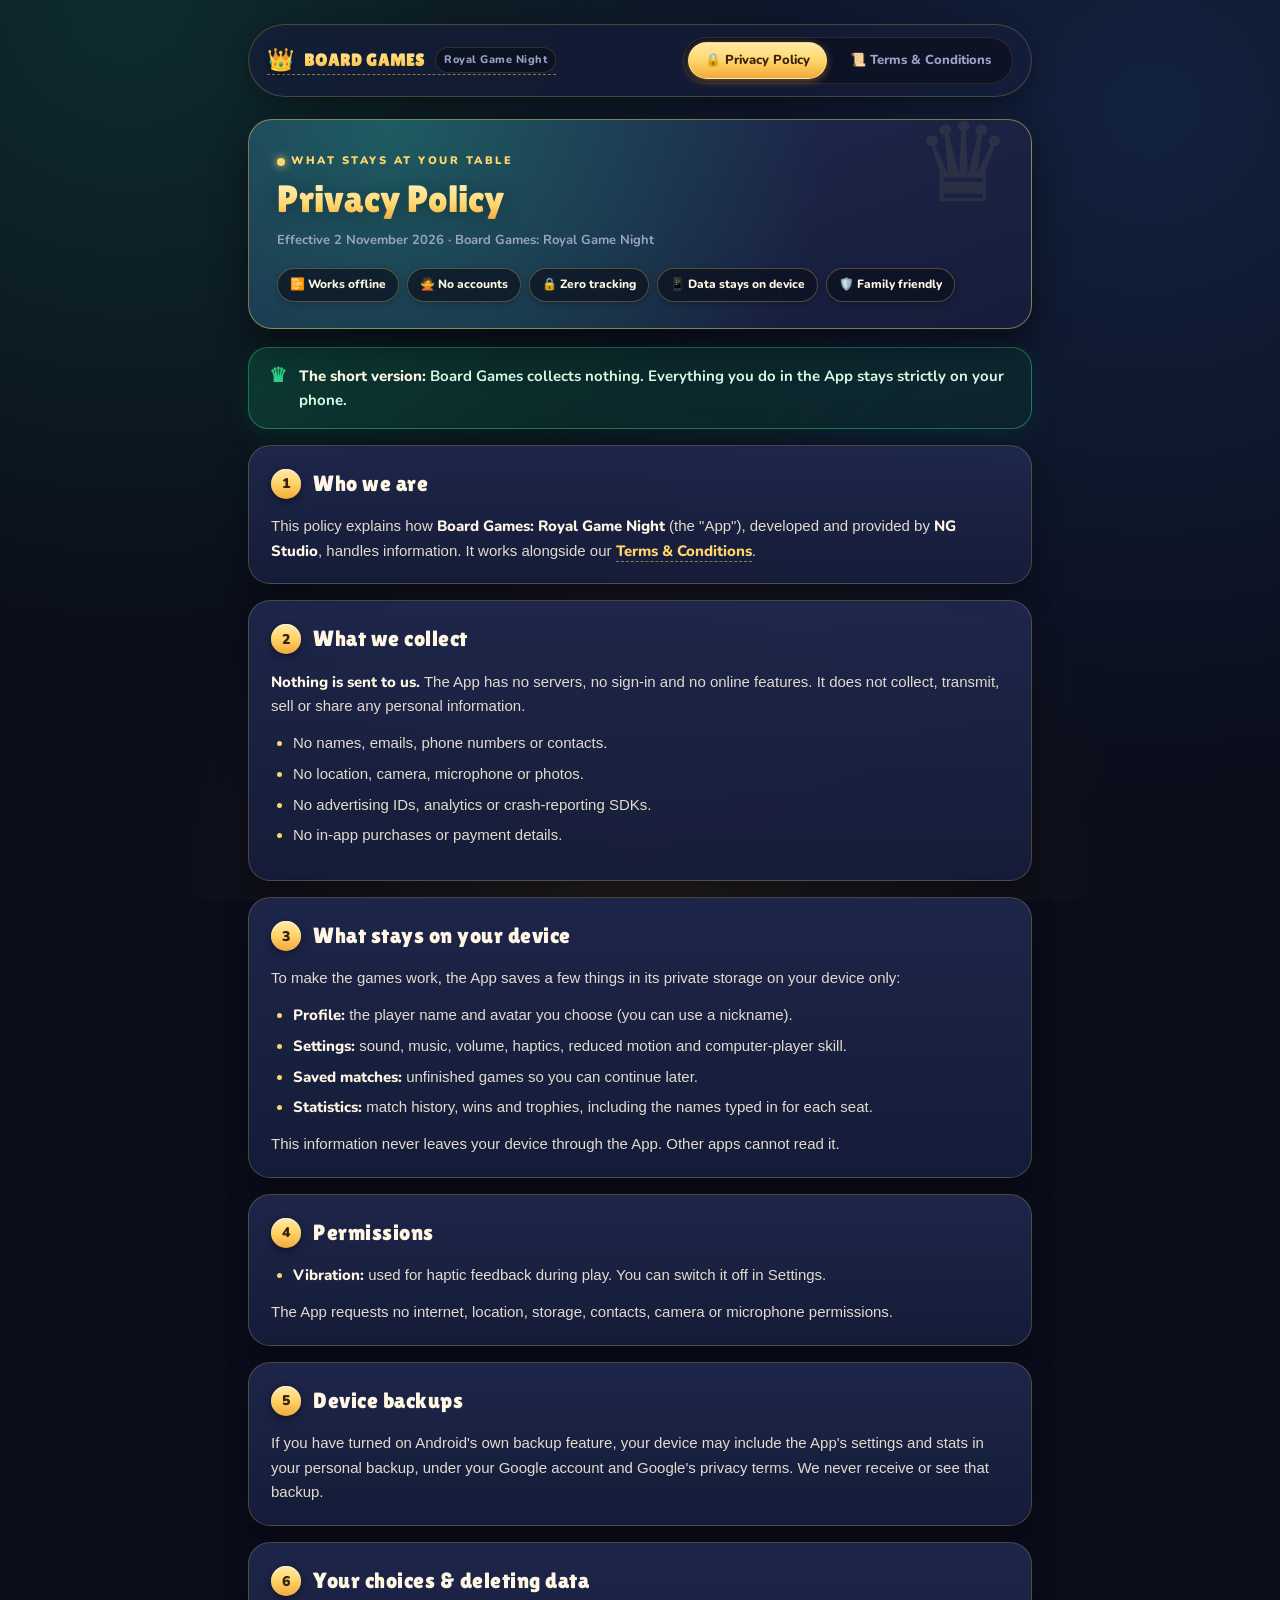
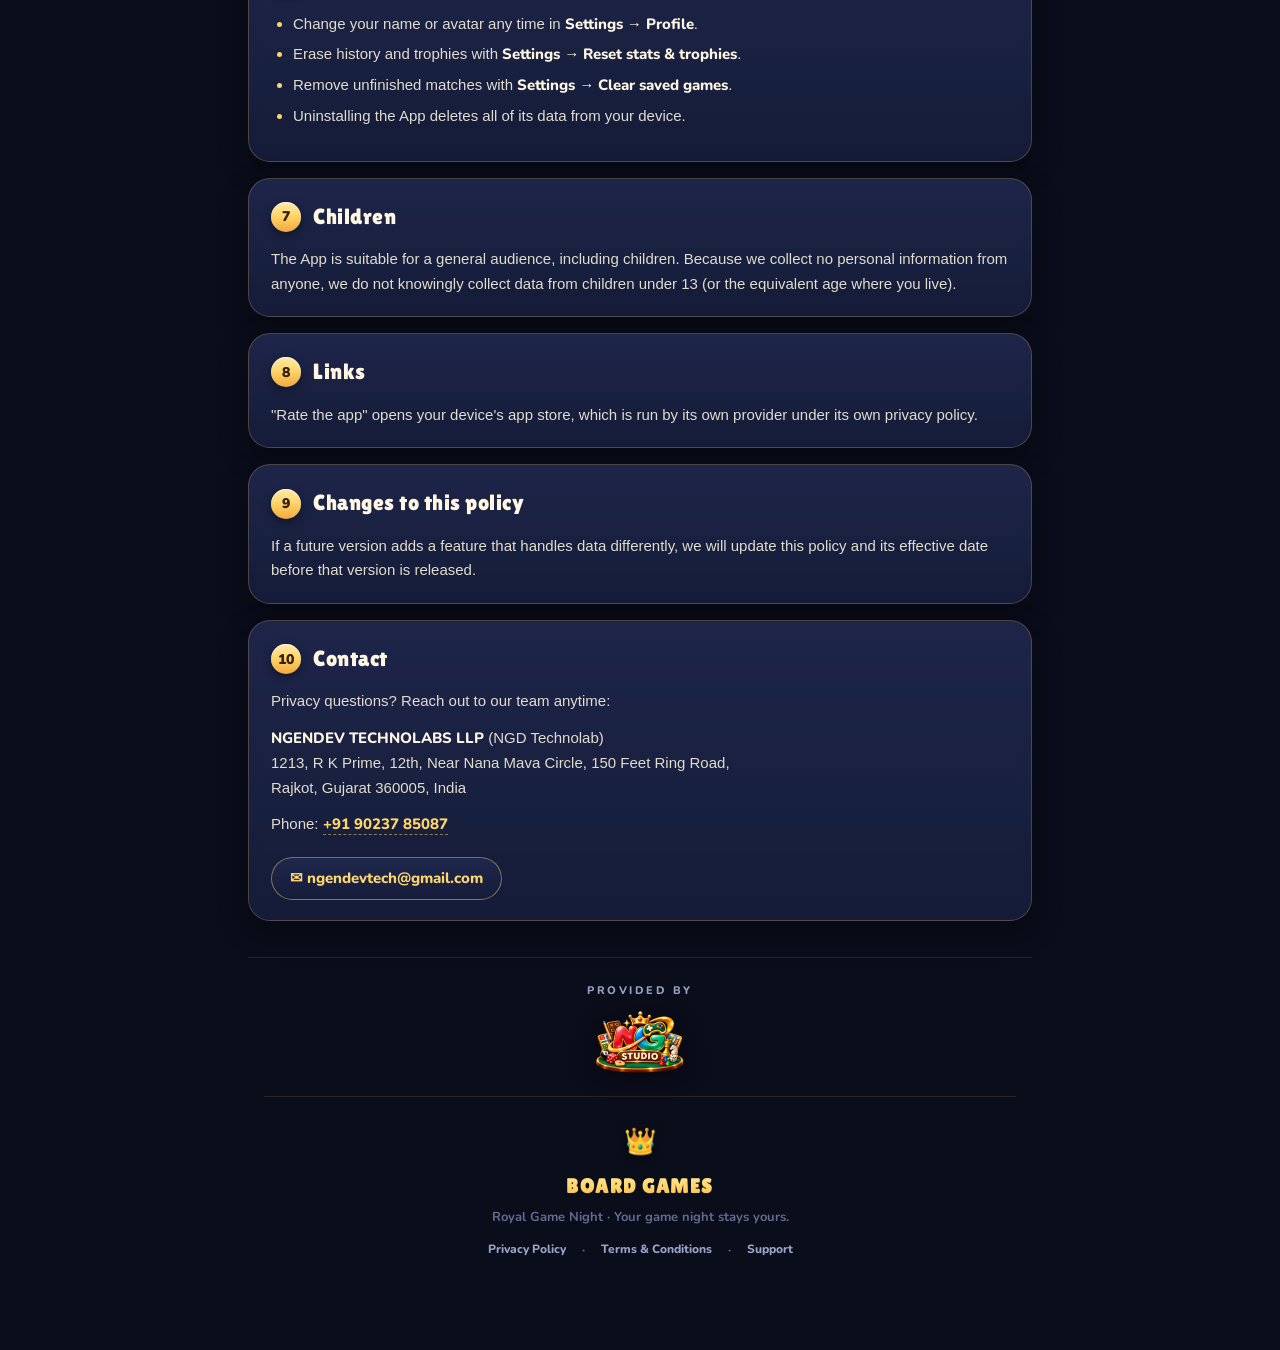
<file: RoyalBoardGames/Resources/Legal/index.html>
<!doctype html>
<html lang="en">
<head>
<meta charset="utf-8">
<meta http-equiv="refresh" content="0; url=privacy.html">
<title>Board Games: Royal Game Night · Legal</title>
<script>window.location.replace("privacy.html");</script>
</head>
<body style="background:#0A0D1A; color:#FFD66B; font-family:sans-serif; text-align:center; padding-top:20vh;">
  <p>Redirecting to <a href="privacy.html" style="color:#FFD66B;">Privacy Policy</a>...</p>
</body>
</html>
</file>
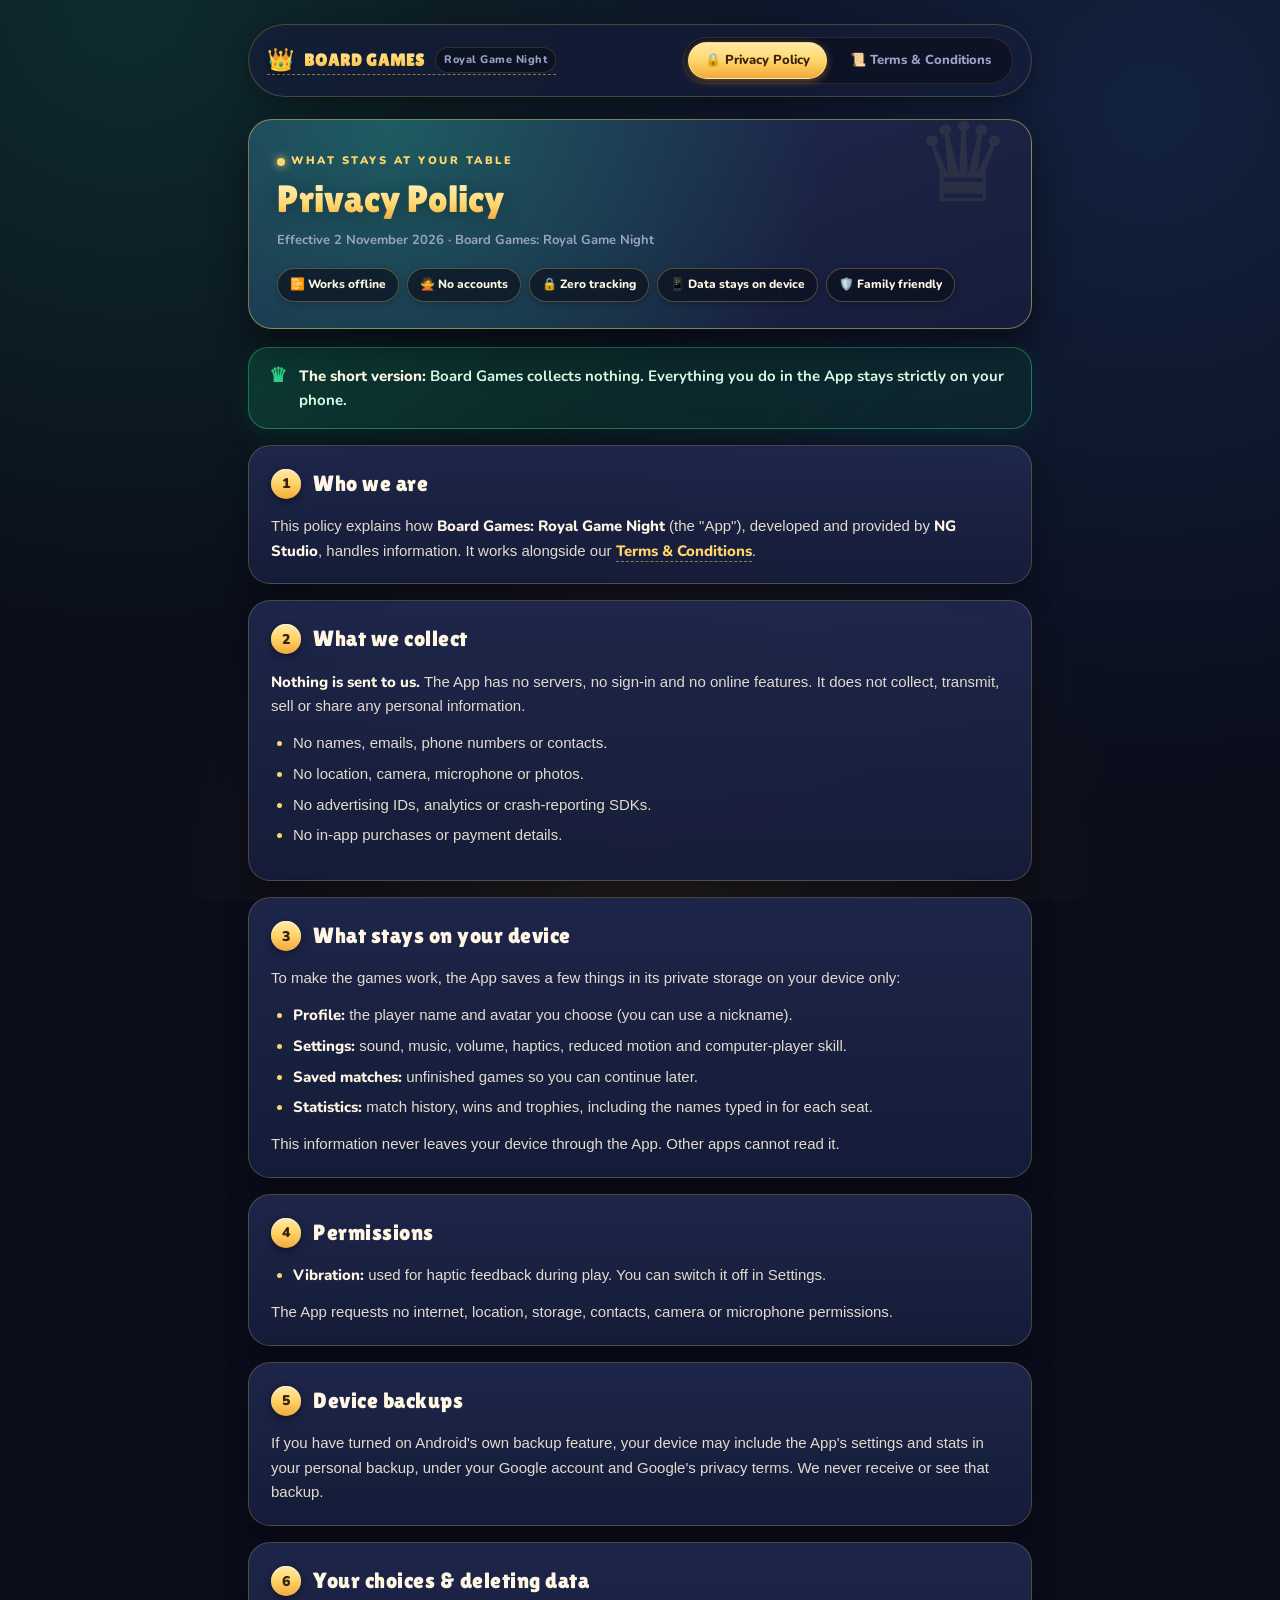
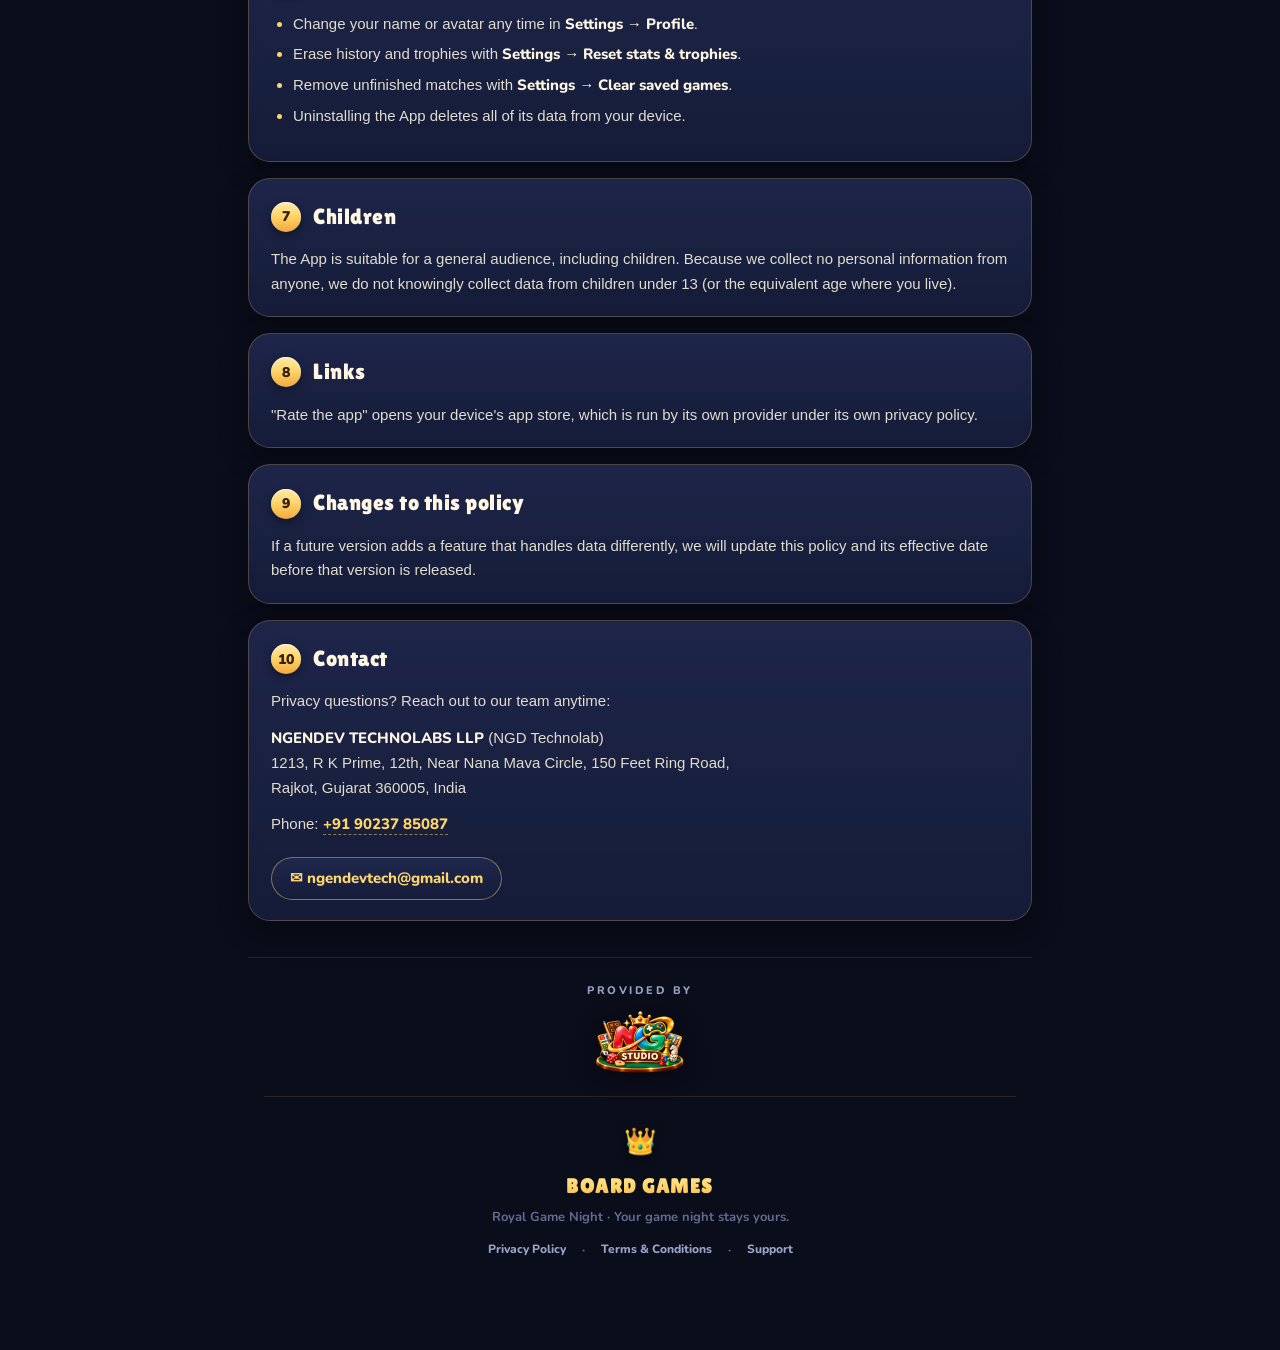
<file: RoyalBoardGames/Resources/Legal/privacy.html>
<!doctype html>
<html lang="en">
<head>
<meta charset="utf-8">
<meta name="viewport" content="width=device-width, initial-scale=1">
<title>Privacy Policy · Board Games: Royal Game Night</title>
<meta name="description" content="Privacy Policy for Board Games: Royal Game Night. 100% offline, zero data collection, no accounts, and all data stays strictly on your device.">
<meta name="theme-color" content="#0A0D1A">
<link rel="icon" href="data:image/svg+xml,<svg xmlns='http://www.w3.org/2000/svg' viewBox='0 0 100 100'><text y='.9em' font-size='90'>👑</text></svg>">
<link rel="preconnect" href="https://fonts.googleapis.com">
<link rel="preconnect" href="https://fonts.gstatic.com" crossorigin>
<link href="https://fonts.googleapis.com/css2?family=Lilita+One&family=Nunito:wght@400;600;700;800;900&display=swap" rel="stylesheet">
<link rel="stylesheet" href="_style.css">
<style>
:root {
  --night: #0A0D1A;
  --night-mid: #121833;
  --night-high: #1B2347;
  --panel: #161D3A;
  --panel-high: #212A52;
  --panel-card: rgba(22, 29, 58, 0.92);
  --gold: #FFD66B;
  --gold-light: #FFE9A8;
  --gold-mid: #F2A93B;
  --gold-dark: #B8741A;
  --ivory: #FFF6E3;
  --smoke: #9AA3C7;
  --smoke-dim: #636B90;
  --felt: #0E5E46;
  --felt-dark: #0A3F31;
  --felt-light: #1C9A78;
  --emerald: #2FD18A;
  --stroke: rgba(255, 214, 107, 0.22);
  --stroke-strong: rgba(255, 214, 107, 0.45);
  --font-display: 'Lilita One', 'Lilita', cursive, sans-serif;
  --font-body: 'Nunito', -apple-system, BlinkMacSystemFont, "Segoe UI", Roboto, sans-serif;
}

* { box-sizing: border-box; }

html, body {
  margin: 0;
  padding: 0;
  background-color: var(--night);
  color: var(--ivory);
  font-family: var(--font-body);
  font-size: 15px;
  line-height: 1.65;
  -webkit-text-size-adjust: 100%;
}

body {
  background:
    radial-gradient(circle at 10% 0%, rgba(28, 154, 120, 0.22) 0%, transparent 45%),
    radial-gradient(circle at 90% 12%, rgba(60, 140, 255, 0.16) 0%, transparent 50%),
    radial-gradient(circle at 50% 100%, rgba(242, 169, 59, 0.10) 0%, transparent 45%),
    var(--night);
  background-attachment: fixed;
  min-height: 100vh;
}

.page-wrap {
  max-width: 820px;
  margin: 0 auto;
  padding: 24px 18px 64px;
}

/* Header & Tab Navigation */
.header-nav {
  display: flex;
  flex-wrap: wrap;
  align-items: center;
  justify-content: space-between;
  gap: 14px;
  padding: 12px 18px;
  margin-bottom: 22px;
  background: rgba(22, 29, 58, 0.7);
  backdrop-filter: blur(12px);
  -webkit-backdrop-filter: blur(12px);
  border: 1px solid var(--stroke);
  border-radius: 999px;
  box-shadow: 0 8px 24px rgba(0, 0, 0, 0.3);
}

.brand {
  display: flex;
  align-items: center;
  gap: 10px;
  text-decoration: none;
}

.brand-crown {
  font-size: 22px;
  line-height: 1;
  filter: drop-shadow(0 2px 4px rgba(0,0,0,0.4));
}

.brand-text {
  font-family: var(--font-display);
  font-size: 17px;
  letter-spacing: 1px;
  background: linear-gradient(180deg, var(--gold-light), var(--gold) 50%, var(--gold-mid));
  -webkit-background-clip: text;
  -webkit-text-fill-color: transparent;
}

.brand-badge {
  font-size: 11px;
  font-weight: 800;
  color: var(--smoke);
  background: rgba(0, 0, 0, 0.35);
  padding: 3px 8px;
  border-radius: 999px;
  border: 1px solid rgba(255, 214, 107, 0.15);
  letter-spacing: 0.5px;
}

.nav-tabs {
  display: flex;
  align-items: center;
  gap: 6px;
  background: rgba(10, 13, 26, 0.6);
  padding: 4px;
  border-radius: 999px;
  border: 1px solid rgba(255, 214, 107, 0.12);
}

.nav-tab {
  display: inline-flex;
  align-items: center;
  gap: 6px;
  padding: 7px 16px;
  border-radius: 999px;
  font-size: 13px;
  font-weight: 800;
  text-decoration: none;
  color: var(--smoke);
  transition: all 0.2s ease;
  border: 1px solid transparent;
}

.nav-tab:hover {
  color: var(--ivory);
  background: rgba(255, 255, 255, 0.05);
}

.nav-tab.active {
  color: #3A200F;
  background: linear-gradient(180deg, var(--gold-light), var(--gold) 50%, var(--gold-mid));
  border-color: rgba(255, 233, 168, 0.6);
  box-shadow: 0 2px 8px rgba(242, 169, 59, 0.4);
}

/* Hero Section */
.hero {
  position: relative;
  overflow: hidden;
  border-radius: 24px;
  padding: 32px 28px 26px;
  background:
    radial-gradient(circle at 18% 0%, rgba(28, 154, 120, 0.45), transparent 65%),
    linear-gradient(160deg, var(--panel-high), var(--panel));
  border: 1.5px solid var(--stroke-strong);
  box-shadow: 0 16px 36px rgba(0, 0, 0, 0.45);
}

.hero::after {
  content: '♛';
  position: absolute;
  right: 18px;
  top: -12px;
  font-size: 110px;
  color: rgba(255, 214, 107, 0.08);
  pointer-events: none;
  user-select: none;
  line-height: 1;
}

.eyebrow {
  font-weight: 900;
  font-size: 11px;
  letter-spacing: 2.5px;
  color: var(--gold);
  text-transform: uppercase;
  margin-bottom: 6px;
  display: flex;
  align-items: center;
  gap: 6px;
}

.eyebrow::before {
  content: '';
  display: inline-block;
  width: 8px;
  height: 8px;
  border-radius: 50%;
  background: var(--gold);
  box-shadow: 0 0 8px var(--gold);
}

h1 {
  font-family: var(--font-display);
  font-weight: normal;
  font-size: 38px;
  line-height: 1.15;
  margin: 4px 0 10px;
  background: linear-gradient(180deg, #FFFFFF 0%, var(--gold-light) 25%, var(--gold) 65%, var(--gold-mid) 100%);
  -webkit-background-clip: text;
  -webkit-text-fill-color: transparent;
  filter: drop-shadow(0 2px 10px rgba(0,0,0,0.3));
}

.meta {
  color: var(--smoke);
  font-size: 13px;
  font-weight: 700;
}

.chips {
  margin-top: 16px;
  display: flex;
  flex-wrap: wrap;
  gap: 8px;
}

.chip {
  font-size: 12px;
  font-weight: 800;
  padding: 6px 12px;
  border-radius: 999px;
  background: rgba(10, 13, 26, 0.65);
  border: 1px solid rgba(255, 214, 107, 0.28);
  color: var(--ivory);
  box-shadow: 0 2px 6px rgba(0, 0, 0, 0.25);
  display: inline-flex;
  align-items: center;
  gap: 6px;
}

/* Callout Note */
.note {
  margin-top: 18px;
  padding: 16px 20px;
  border-radius: 20px;
  background: linear-gradient(135deg, rgba(14, 94, 70, 0.45), rgba(10, 63, 49, 0.3));
  border: 1.5px solid rgba(47, 209, 138, 0.45);
  box-shadow: 0 8px 24px rgba(14, 94, 70, 0.2);
  font-weight: 700;
  color: #DCFCE7;
  font-size: 15px;
  line-height: 1.6;
  display: flex;
  align-items: flex-start;
  gap: 12px;
}

.note-icon {
  font-size: 20px;
  color: var(--emerald);
  flex-shrink: 0;
  line-height: 1.2;
}

/* Cards */
.card {
  margin-top: 16px;
  padding: 20px 22px;
  border-radius: 22px;
  background: linear-gradient(180deg, rgba(33, 42, 82, 0.85), rgba(22, 29, 58, 0.95));
  border: 1px solid var(--stroke);
  box-shadow: 0 10px 28px rgba(0, 0, 0, 0.35);
  backdrop-filter: blur(8px);
  -webkit-backdrop-filter: blur(8px);
  transition: border-color 0.25s ease, box-shadow 0.25s ease;
}

.card:hover {
  border-color: rgba(255, 214, 107, 0.35);
  box-shadow: 0 12px 32px rgba(0, 0, 0, 0.45);
}

h2 {
  font-family: var(--font-display);
  font-weight: normal;
  font-size: 22px;
  margin: 0 0 12px;
  color: var(--ivory);
  display: flex;
  align-items: center;
  gap: 12px;
  letter-spacing: 0.5px;
}

h2 .n {
  display: inline-flex;
  align-items: center;
  justify-content: center;
  width: 30px;
  height: 30px;
  border-radius: 50%;
  font-size: 14px;
  font-weight: 900;
  font-family: var(--font-body);
  background: linear-gradient(180deg, var(--gold-light), var(--gold) 45%, var(--gold-mid));
  color: #3A200F;
  box-shadow: 0 3px 8px rgba(0, 0, 0, 0.4), inset 0 1px 1px rgba(255, 255, 255, 0.7);
  flex-shrink: 0;
}

p {
  margin: 0 0 12px;
  color: #E2DC CE;
  font-size: 15px;
}

p:last-child {
  margin-bottom: 0;
}

ul {
  margin: 8px 0 12px;
  padding-left: 22px;
}

li {
  margin: 6px 0;
  color: #E2DCCE;
}

li::marker {
  color: var(--gold);
}

strong {
  color: var(--ivory);
  font-weight: 800;
}

a {
  color: var(--gold);
  font-weight: 800;
  text-decoration: none;
  border-bottom: 1.5px dashed rgba(255, 214, 107, 0.5);
  transition: all 0.2s ease;
}

a:hover {
  color: var(--gold-light);
  border-bottom-style: solid;
  border-bottom-color: var(--gold-light);
}

.contact-pill {
  display: inline-flex;
  align-items: center;
  gap: 8px;
  margin-top: 8px;
  padding: 8px 18px;
  background: linear-gradient(180deg, rgba(33, 42, 82, 0.8), rgba(22, 29, 58, 0.95));
  border: 1px solid var(--stroke-strong);
  border-radius: 999px;
  color: var(--gold);
  font-weight: 800;
  border-bottom: 1px solid var(--stroke-strong);
}

.contact-pill:hover {
  background: linear-gradient(180deg, var(--panel-high), var(--panel));
  border-color: var(--gold);
}

/* Footer */
.foot {
  margin-top: 36px;
  padding: 24px 16px;
  text-align: center;
  color: var(--smoke-dim);
  font-size: 13px;
  font-weight: 700;
  border-top: 1px solid rgba(255, 214, 107, 0.12);
}

.studio-credit {
  display: flex;
  flex-direction: column;
  align-items: center;
  justify-content: center;
  margin-bottom: 24px;
  padding-bottom: 22px;
  border-bottom: 1px solid rgba(255, 214, 107, 0.12);
}

.studio-label {
  font-size: 11px;
  font-weight: 800;
  letter-spacing: 2.5px;
  color: var(--smoke);
  text-transform: uppercase;
  margin-bottom: 10px;
}

.studio-logo {
  height: 64px;
  width: auto;
  max-width: 200px;
  object-fit: contain;
  filter: drop-shadow(0 4px 12px rgba(0, 0, 0, 0.45));
  transition: transform 0.25s ease;
}

.studio-logo:hover {
  transform: scale(1.04);
}

.foot-crown {
  font-size: 26px;
  margin-bottom: 6px;
  filter: drop-shadow(0 2px 4px rgba(0, 0, 0, 0.4));
}

.foot .mark {
  font-family: var(--font-display);
  font-size: 20px;
  letter-spacing: 1.5px;
  background: linear-gradient(180deg, var(--gold-light), var(--gold) 50%, var(--gold-mid));
  -webkit-background-clip: text;
  -webkit-text-fill-color: transparent;
  margin-bottom: 4px;
}

.foot-links {
  margin-top: 12px;
  display: flex;
  justify-content: center;
  gap: 16px;
  flex-wrap: wrap;
}

.foot-links a {
  color: var(--smoke);
  font-size: 12px;
  border-bottom: none;
}

.foot-links a:hover {
  color: var(--gold);
}

@media (max-width: 600px) {
  .page-wrap { padding: 14px 12px 48px; }
  .header-nav { border-radius: 20px; padding: 12px 14px; }
  .hero { padding: 24px 20px 20px; border-radius: 20px; }
  h1 { font-size: 30px; }
  .card { padding: 16px 18px; border-radius: 18px; }
  h2 { font-size: 19px; }
  .hero::after { font-size: 80px; right: 10px; top: -6px; }
}

@media print {
  body { background: white; color: black; }
  .hero, .card, .note, .header-nav { box-shadow: none; border-color: #ddd; background: white; color: black; }
  h1, h2, strong, a, .brand-text, .foot .mark { color: black !important; -webkit-text-fill-color: initial; }
  .header-nav { display: none; }
}
</style>
</head>
<body>

<div class="page-wrap">

  <header class="header-nav">
    <a href="privacy.html" class="brand">
      <span class="brand-crown">👑</span>
      <div>
        <div class="brand-text">BOARD GAMES</div>
      </div>
      <span class="brand-badge">Royal Game Night</span>
    </a>
    <nav class="nav-tabs" aria-label="Legal Navigation">
      <a href="privacy.html" class="nav-tab active">🔒 Privacy Policy</a>
      <a href="terms.html" class="nav-tab">📜 Terms &amp; Conditions</a>
    </nav>
  </header>

  <main>
    <div class="hero">
      <div class="eyebrow">What stays at your table</div>
      <h1>Privacy Policy</h1>
      <div class="meta">Effective 2 November 2026 · Board Games: Royal Game Night</div>
      <div class="chips">
        <span class="chip">📴 Works offline</span>
        <span class="chip">🙅 No accounts</span>
        <span class="chip">🔒 Zero tracking</span>
        <span class="chip">📱 Data stays on device</span>
        <span class="chip">🛡️ Family friendly</span>
      </div>
    </div>

    <div class="note">
      <span class="note-icon">♛</span>
      <div><strong>The short version:</strong> Board Games collects nothing. Everything you do in the App stays strictly on your phone.</div>
    </div>

    <section class="card">
      <h2><span class="n">1</span>Who we are</h2>
      <p>This policy explains how <strong>Board Games: Royal Game Night</strong> (the "App"), developed and provided by <strong>NG Studio</strong>, handles information. It works alongside our <a href="terms.html">Terms &amp; Conditions</a>.</p>
    </section>

    <section class="card">
      <h2><span class="n">2</span>What we collect</h2>
      <p><strong>Nothing is sent to us.</strong> The App has no servers, no sign-in and no online features. It does not collect, transmit, sell or share any personal information.</p>
      <ul>
        <li>No names, emails, phone numbers or contacts.</li>
        <li>No location, camera, microphone or photos.</li>
        <li>No advertising IDs, analytics or crash-reporting SDKs.</li>
        <li>No in-app purchases or payment details.</li>
      </ul>
    </section>

    <section class="card">
      <h2><span class="n">3</span>What stays on your device</h2>
      <p>To make the games work, the App saves a few things in its private storage on your device only:</p>
      <ul>
        <li><strong>Profile:</strong> the player name and avatar you choose (you can use a nickname).</li>
        <li><strong>Settings:</strong> sound, music, volume, haptics, reduced motion and computer-player skill.</li>
        <li><strong>Saved matches:</strong> unfinished games so you can continue later.</li>
        <li><strong>Statistics:</strong> match history, wins and trophies, including the names typed in for each seat.</li>
      </ul>
      <p>This information never leaves your device through the App. Other apps cannot read it.</p>
    </section>

    <section class="card">
      <h2><span class="n">4</span>Permissions</h2>
      <ul>
        <li><strong>Vibration:</strong> used for haptic feedback during play. You can switch it off in Settings.</li>
      </ul>
      <p>The App requests no internet, location, storage, contacts, camera or microphone permissions.</p>
    </section>

    <section class="card">
      <h2><span class="n">5</span>Device backups</h2>
      <p>If you have turned on Android's own backup feature, your device may include the App's settings and stats in your personal backup, under your Google account and Google's privacy terms. We never receive or see that backup.</p>
    </section>

    <section class="card">
      <h2><span class="n">6</span>Your choices &amp; deleting data</h2>
      <ul>
        <li>Change your name or avatar any time in <strong>Settings → Profile</strong>.</li>
        <li>Erase history and trophies with <strong>Settings → Reset stats &amp; trophies</strong>.</li>
        <li>Remove unfinished matches with <strong>Settings → Clear saved games</strong>.</li>
        <li>Uninstalling the App deletes all of its data from your device.</li>
      </ul>
    </section>

    <section class="card">
      <h2><span class="n">7</span>Children</h2>
      <p>The App is suitable for a general audience, including children. Because we collect no personal information from anyone, we do not knowingly collect data from children under 13 (or the equivalent age where you live).</p>
    </section>

    <section class="card">
      <h2><span class="n">8</span>Links</h2>
      <p>"Rate the app" opens your device's app store, which is run by its own provider under its own privacy policy.</p>
    </section>

    <section class="card">
      <h2><span class="n">9</span>Changes to this policy</h2>
      <p>If a future version adds a feature that handles data differently, we will update this policy and its effective date before that version is released.</p>
    </section>

    <section class="card">
      <h2><span class="n">10</span>Contact</h2>
      <p>Privacy questions? Reach out to our team anytime:</p>
      <p><strong>NGENDEV TECHNOLABS LLP</strong> (NGD Technolab)<br>
        1213, R K Prime, 12th, Near Nana Mava Circle, 150 Feet Ring Road,<br>
        Rajkot, Gujarat 360005, India</p>
      <p>Phone: <a href="tel:+919023785087">+91 90237 85087</a></p>
      <p><a href="mailto:ngendevtech@gmail.com" class="contact-pill">✉ ngendevtech@gmail.com</a></p>
    </section>
  </main>

  <footer class="foot">
    <div class="studio-credit">
      <div class="studio-label">PROVIDED BY</div>
      <img src="ng_studio_logo.webp" alt="NG Studio" class="studio-logo">
    </div>
    <div class="foot-crown">👑</div>
    <div class="mark">BOARD GAMES</div>
    <div>Royal Game Night · Your game night stays yours.</div>
    <div class="foot-links">
      <a href="privacy.html">Privacy Policy</a>
      <span>·</span>
      <a href="terms.html">Terms &amp; Conditions</a>
      <span>·</span>
      <a href="mailto:ngendevtech@gmail.com">Support</a>
    </div>
  </footer>

</div>

</body>
</html>
</file>
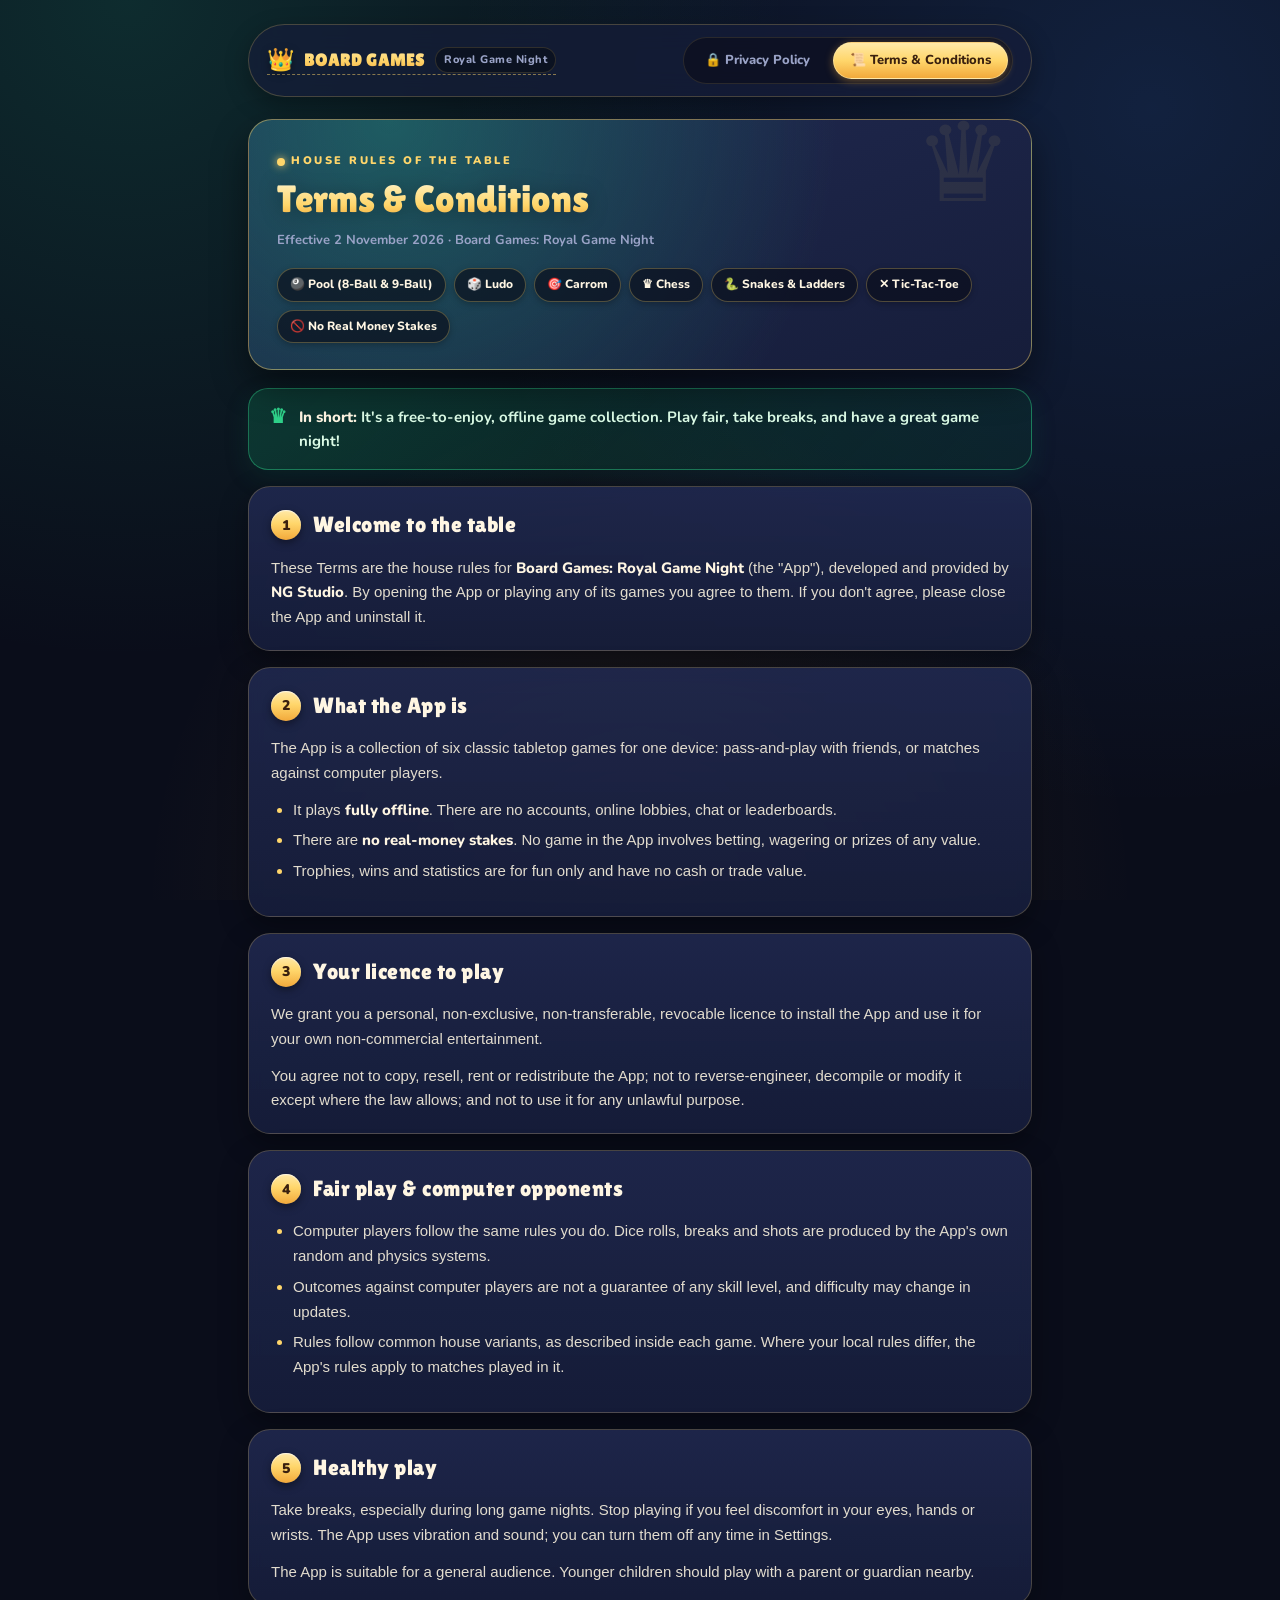
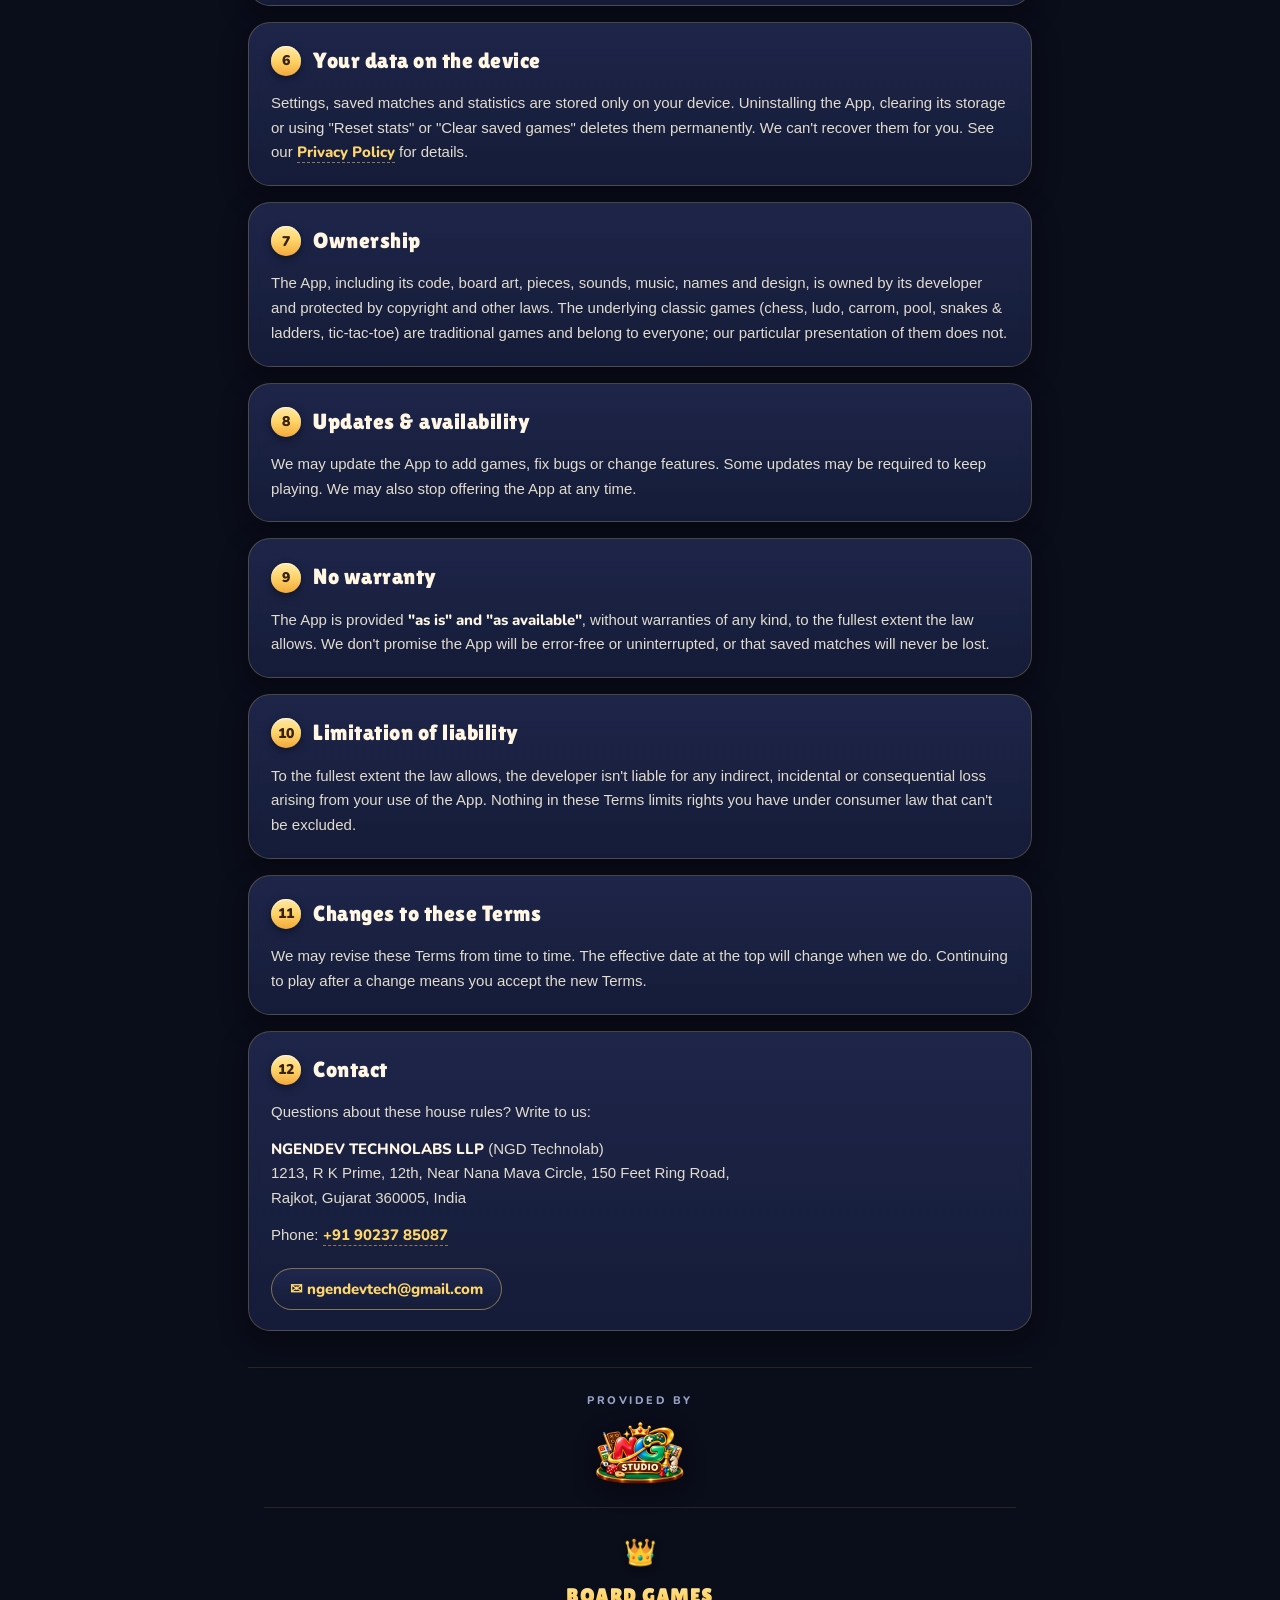
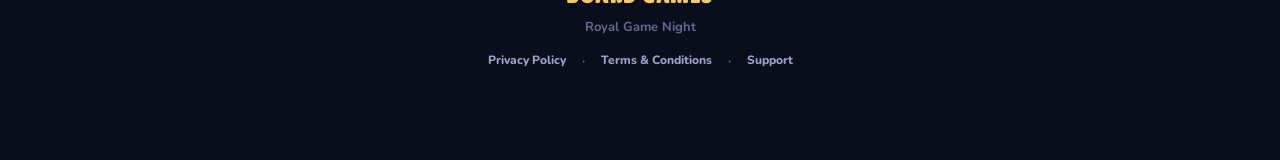
<file: RoyalBoardGames/Resources/Legal/terms.html>
<!doctype html>
<html lang="en">
<head>
<meta charset="utf-8">
<meta name="viewport" content="width=device-width, initial-scale=1">
<title>Terms &amp; Conditions · Board Games: Royal Game Night</title>
<meta name="description" content="Terms & Conditions and House Rules for Board Games: Royal Game Night. Offline multiplayer and AI board games collection.">
<meta name="theme-color" content="#0A0D1A">
<link rel="icon" href="data:image/svg+xml,<svg xmlns='http://www.w3.org/2000/svg' viewBox='0 0 100 100'><text y='.9em' font-size='90'>👑</text></svg>">
<link rel="preconnect" href="https://fonts.googleapis.com">
<link rel="preconnect" href="https://fonts.gstatic.com" crossorigin>
<link href="https://fonts.googleapis.com/css2?family=Lilita+One&family=Nunito:wght@400;600;700;800;900&display=swap" rel="stylesheet">
<link rel="stylesheet" href="_style.css">
<style>
:root {
  --night: #0A0D1A;
  --night-mid: #121833;
  --night-high: #1B2347;
  --panel: #161D3A;
  --panel-high: #212A52;
  --panel-card: rgba(22, 29, 58, 0.92);
  --gold: #FFD66B;
  --gold-light: #FFE9A8;
  --gold-mid: #F2A93B;
  --gold-dark: #B8741A;
  --ivory: #FFF6E3;
  --smoke: #9AA3C7;
  --smoke-dim: #636B90;
  --felt: #0E5E46;
  --felt-dark: #0A3F31;
  --felt-light: #1C9A78;
  --emerald: #2FD18A;
  --stroke: rgba(255, 214, 107, 0.22);
  --stroke-strong: rgba(255, 214, 107, 0.45);
  --font-display: 'Lilita One', 'Lilita', cursive, sans-serif;
  --font-body: 'Nunito', -apple-system, BlinkMacSystemFont, "Segoe UI", Roboto, sans-serif;
}

* { box-sizing: border-box; }

html, body {
  margin: 0;
  padding: 0;
  background-color: var(--night);
  color: var(--ivory);
  font-family: var(--font-body);
  font-size: 15px;
  line-height: 1.65;
  -webkit-text-size-adjust: 100%;
}

body {
  background:
    radial-gradient(circle at 10% 0%, rgba(28, 154, 120, 0.22) 0%, transparent 45%),
    radial-gradient(circle at 90% 12%, rgba(60, 140, 255, 0.16) 0%, transparent 50%),
    radial-gradient(circle at 50% 100%, rgba(242, 169, 59, 0.10) 0%, transparent 45%),
    var(--night);
  background-attachment: fixed;
  min-height: 100vh;
}

.page-wrap {
  max-width: 820px;
  margin: 0 auto;
  padding: 24px 18px 64px;
}

/* Header & Tab Navigation */
.header-nav {
  display: flex;
  flex-wrap: wrap;
  align-items: center;
  justify-content: space-between;
  gap: 14px;
  padding: 12px 18px;
  margin-bottom: 22px;
  background: rgba(22, 29, 58, 0.7);
  backdrop-filter: blur(12px);
  -webkit-backdrop-filter: blur(12px);
  border: 1px solid var(--stroke);
  border-radius: 999px;
  box-shadow: 0 8px 24px rgba(0, 0, 0, 0.3);
}

.brand {
  display: flex;
  align-items: center;
  gap: 10px;
  text-decoration: none;
}

.brand-crown {
  font-size: 22px;
  line-height: 1;
  filter: drop-shadow(0 2px 4px rgba(0,0,0,0.4));
}

.brand-text {
  font-family: var(--font-display);
  font-size: 17px;
  letter-spacing: 1px;
  background: linear-gradient(180deg, var(--gold-light), var(--gold) 50%, var(--gold-mid));
  -webkit-background-clip: text;
  -webkit-text-fill-color: transparent;
}

.brand-badge {
  font-size: 11px;
  font-weight: 800;
  color: var(--smoke);
  background: rgba(0, 0, 0, 0.35);
  padding: 3px 8px;
  border-radius: 999px;
  border: 1px solid rgba(255, 214, 107, 0.15);
  letter-spacing: 0.5px;
}

.nav-tabs {
  display: flex;
  align-items: center;
  gap: 6px;
  background: rgba(10, 13, 26, 0.6);
  padding: 4px;
  border-radius: 999px;
  border: 1px solid rgba(255, 214, 107, 0.12);
}

.nav-tab {
  display: inline-flex;
  align-items: center;
  gap: 6px;
  padding: 7px 16px;
  border-radius: 999px;
  font-size: 13px;
  font-weight: 800;
  text-decoration: none;
  color: var(--smoke);
  transition: all 0.2s ease;
  border: 1px solid transparent;
}

.nav-tab:hover {
  color: var(--ivory);
  background: rgba(255, 255, 255, 0.05);
}

.nav-tab.active {
  color: #3A200F;
  background: linear-gradient(180deg, var(--gold-light), var(--gold) 50%, var(--gold-mid));
  border-color: rgba(255, 233, 168, 0.6);
  box-shadow: 0 2px 8px rgba(242, 169, 59, 0.4);
}

/* Hero Section */
.hero {
  position: relative;
  overflow: hidden;
  border-radius: 24px;
  padding: 32px 28px 26px;
  background:
    radial-gradient(circle at 18% 0%, rgba(28, 154, 120, 0.45), transparent 65%),
    linear-gradient(160deg, var(--panel-high), var(--panel));
  border: 1.5px solid var(--stroke-strong);
  box-shadow: 0 16px 36px rgba(0, 0, 0, 0.45);
}

.hero::after {
  content: '♛';
  position: absolute;
  right: 18px;
  top: -12px;
  font-size: 110px;
  color: rgba(255, 214, 107, 0.08);
  pointer-events: none;
  user-select: none;
  line-height: 1;
}

.eyebrow {
  font-weight: 900;
  font-size: 11px;
  letter-spacing: 2.5px;
  color: var(--gold);
  text-transform: uppercase;
  margin-bottom: 6px;
  display: flex;
  align-items: center;
  gap: 6px;
}

.eyebrow::before {
  content: '';
  display: inline-block;
  width: 8px;
  height: 8px;
  border-radius: 50%;
  background: var(--gold);
  box-shadow: 0 0 8px var(--gold);
}

h1 {
  font-family: var(--font-display);
  font-weight: normal;
  font-size: 38px;
  line-height: 1.15;
  margin: 4px 0 10px;
  background: linear-gradient(180deg, #FFFFFF 0%, var(--gold-light) 25%, var(--gold) 65%, var(--gold-mid) 100%);
  -webkit-background-clip: text;
  -webkit-text-fill-color: transparent;
  filter: drop-shadow(0 2px 10px rgba(0,0,0,0.3));
}

.meta {
  color: var(--smoke);
  font-size: 13px;
  font-weight: 700;
}

.chips {
  margin-top: 16px;
  display: flex;
  flex-wrap: wrap;
  gap: 8px;
}

.chip {
  font-size: 12px;
  font-weight: 800;
  padding: 6px 12px;
  border-radius: 999px;
  background: rgba(10, 13, 26, 0.65);
  border: 1px solid rgba(255, 214, 107, 0.28);
  color: var(--ivory);
  box-shadow: 0 2px 6px rgba(0, 0, 0, 0.25);
  display: inline-flex;
  align-items: center;
  gap: 6px;
}

/* Callout Note */
.note {
  margin-top: 18px;
  padding: 16px 20px;
  border-radius: 20px;
  background: linear-gradient(135deg, rgba(14, 94, 70, 0.45), rgba(10, 63, 49, 0.3));
  border: 1.5px solid rgba(47, 209, 138, 0.45);
  box-shadow: 0 8px 24px rgba(14, 94, 70, 0.2);
  font-weight: 700;
  color: #DCFCE7;
  font-size: 15px;
  line-height: 1.6;
  display: flex;
  align-items: flex-start;
  gap: 12px;
}

.note-icon {
  font-size: 20px;
  color: var(--emerald);
  flex-shrink: 0;
  line-height: 1.2;
}

/* Cards */
.card {
  margin-top: 16px;
  padding: 20px 22px;
  border-radius: 22px;
  background: linear-gradient(180deg, rgba(33, 42, 82, 0.85), rgba(22, 29, 58, 0.95));
  border: 1px solid var(--stroke);
  box-shadow: 0 10px 28px rgba(0, 0, 0, 0.35);
  backdrop-filter: blur(8px);
  -webkit-backdrop-filter: blur(8px);
  transition: border-color 0.25s ease, box-shadow 0.25s ease;
}

.card:hover {
  border-color: rgba(255, 214, 107, 0.35);
  box-shadow: 0 12px 32px rgba(0, 0, 0, 0.45);
}

h2 {
  font-family: var(--font-display);
  font-weight: normal;
  font-size: 22px;
  margin: 0 0 12px;
  color: var(--ivory);
  display: flex;
  align-items: center;
  gap: 12px;
  letter-spacing: 0.5px;
}

h2 .n {
  display: inline-flex;
  align-items: center;
  justify-content: center;
  width: 30px;
  height: 30px;
  border-radius: 50%;
  font-size: 14px;
  font-weight: 900;
  font-family: var(--font-body);
  background: linear-gradient(180deg, var(--gold-light), var(--gold) 45%, var(--gold-mid));
  color: #3A200F;
  box-shadow: 0 3px 8px rgba(0, 0, 0, 0.4), inset 0 1px 1px rgba(255, 255, 255, 0.7);
  flex-shrink: 0;
}

p {
  margin: 0 0 12px;
  color: #E2DCCE;
  font-size: 15px;
}

p:last-child {
  margin-bottom: 0;
}

ul {
  margin: 8px 0 12px;
  padding-left: 22px;
}

li {
  margin: 6px 0;
  color: #E2DCCE;
}

li::marker {
  color: var(--gold);
}

strong {
  color: var(--ivory);
  font-weight: 800;
}

a {
  color: var(--gold);
  font-weight: 800;
  text-decoration: none;
  border-bottom: 1.5px dashed rgba(255, 214, 107, 0.5);
  transition: all 0.2s ease;
}

a:hover {
  color: var(--gold-light);
  border-bottom-style: solid;
  border-bottom-color: var(--gold-light);
}

.contact-pill {
  display: inline-flex;
  align-items: center;
  gap: 8px;
  margin-top: 8px;
  padding: 8px 18px;
  background: linear-gradient(180deg, rgba(33, 42, 82, 0.8), rgba(22, 29, 58, 0.95));
  border: 1px solid var(--stroke-strong);
  border-radius: 999px;
  color: var(--gold);
  font-weight: 800;
  border-bottom: 1px solid var(--stroke-strong);
}

.contact-pill:hover {
  background: linear-gradient(180deg, var(--panel-high), var(--panel));
  border-color: var(--gold);
}

/* Footer */
.foot {
  margin-top: 36px;
  padding: 24px 16px;
  text-align: center;
  color: var(--smoke-dim);
  font-size: 13px;
  font-weight: 700;
  border-top: 1px solid rgba(255, 214, 107, 0.12);
}

.studio-credit {
  display: flex;
  flex-direction: column;
  align-items: center;
  justify-content: center;
  margin-bottom: 24px;
  padding-bottom: 22px;
  border-bottom: 1px solid rgba(255, 214, 107, 0.12);
}

.studio-label {
  font-size: 11px;
  font-weight: 800;
  letter-spacing: 2.5px;
  color: var(--smoke);
  text-transform: uppercase;
  margin-bottom: 10px;
}

.studio-logo {
  height: 64px;
  width: auto;
  max-width: 200px;
  object-fit: contain;
  filter: drop-shadow(0 4px 12px rgba(0, 0, 0, 0.45));
  transition: transform 0.25s ease;
}

.studio-logo:hover {
  transform: scale(1.04);
}

.foot-crown {
  font-size: 26px;
  margin-bottom: 6px;
  filter: drop-shadow(0 2px 4px rgba(0, 0, 0, 0.4));
}

.foot .mark {
  font-family: var(--font-display);
  font-size: 20px;
  letter-spacing: 1.5px;
  background: linear-gradient(180deg, var(--gold-light), var(--gold) 50%, var(--gold-mid));
  -webkit-background-clip: text;
  -webkit-text-fill-color: transparent;
  margin-bottom: 4px;
}

.foot-links {
  margin-top: 12px;
  display: flex;
  justify-content: center;
  gap: 16px;
  flex-wrap: wrap;
}

.foot-links a {
  color: var(--smoke);
  font-size: 12px;
  border-bottom: none;
}

.foot-links a:hover {
  color: var(--gold);
}

@media (max-width: 600px) {
  .page-wrap { padding: 14px 12px 48px; }
  .header-nav { border-radius: 20px; padding: 12px 14px; }
  .hero { padding: 24px 20px 20px; border-radius: 20px; }
  h1 { font-size: 30px; }
  .card { padding: 16px 18px; border-radius: 18px; }
  h2 { font-size: 19px; }
  .hero::after { font-size: 80px; right: 10px; top: -6px; }
}

@media print {
  body { background: white; color: black; }
  .hero, .card, .note, .header-nav { box-shadow: none; border-color: #ddd; background: white; color: black; }
  h1, h2, strong, a, .brand-text, .foot .mark { color: black !important; -webkit-text-fill-color: initial; }
  .header-nav { display: none; }
}
</style>
</head>
<body>

<div class="page-wrap">

  <header class="header-nav">
    <a href="terms.html" class="brand">
      <span class="brand-crown">👑</span>
      <div>
        <div class="brand-text">BOARD GAMES</div>
      </div>
      <span class="brand-badge">Royal Game Night</span>
    </a>
    <nav class="nav-tabs" aria-label="Legal Navigation">
      <a href="privacy.html" class="nav-tab">🔒 Privacy Policy</a>
      <a href="terms.html" class="nav-tab active">📜 Terms &amp; Conditions</a>
    </nav>
  </header>

  <main>
    <div class="hero">
      <div class="eyebrow">House rules of the table</div>
      <h1>Terms &amp; Conditions</h1>
      <div class="meta">Effective 2 November 2026 · Board Games: Royal Game Night</div>
      <div class="chips">
        <span class="chip">🎱 Pool (8-Ball &amp; 9-Ball)</span>
        <span class="chip">🎲 Ludo</span>
        <span class="chip">🎯 Carrom</span>
        <span class="chip">♛ Chess</span>
        <span class="chip">🐍 Snakes &amp; Ladders</span>
        <span class="chip">✕ Tic-Tac-Toe</span>
        <span class="chip">🚫 No Real Money Stakes</span>
      </div>
    </div>

    <div class="note">
      <span class="note-icon">♛</span>
      <div><strong>In short:</strong> It's a free-to-enjoy, offline game collection. Play fair, take breaks, and have a great game night!</div>
    </div>

    <section class="card">
      <h2><span class="n">1</span>Welcome to the table</h2>
      <p>These Terms are the house rules for <strong>Board Games: Royal Game Night</strong> (the "App"), developed and provided by <strong>NG Studio</strong>. By opening the App or playing any of its games you agree to them. If you don't agree, please close the App and uninstall it.</p>
    </section>

    <section class="card">
      <h2><span class="n">2</span>What the App is</h2>
      <p>The App is a collection of six classic tabletop games for one device: pass-and-play with friends, or matches against computer players.</p>
      <ul>
        <li>It plays <strong>fully offline</strong>. There are no accounts, online lobbies, chat or leaderboards.</li>
        <li>There are <strong>no real-money stakes</strong>. No game in the App involves betting, wagering or prizes of any value.</li>
        <li>Trophies, wins and statistics are for fun only and have no cash or trade value.</li>
      </ul>
    </section>

    <section class="card">
      <h2><span class="n">3</span>Your licence to play</h2>
      <p>We grant you a personal, non-exclusive, non-transferable, revocable licence to install the App and use it for your own non-commercial entertainment.</p>
      <p>You agree not to copy, resell, rent or redistribute the App; not to reverse-engineer, decompile or modify it except where the law allows; and not to use it for any unlawful purpose.</p>
    </section>

    <section class="card">
      <h2><span class="n">4</span>Fair play &amp; computer opponents</h2>
      <ul>
        <li>Computer players follow the same rules you do. Dice rolls, breaks and shots are produced by the App's own random and physics systems.</li>
        <li>Outcomes against computer players are not a guarantee of any skill level, and difficulty may change in updates.</li>
        <li>Rules follow common house variants, as described inside each game. Where your local rules differ, the App's rules apply to matches played in it.</li>
      </ul>
    </section>

    <section class="card">
      <h2><span class="n">5</span>Healthy play</h2>
      <p>Take breaks, especially during long game nights. Stop playing if you feel discomfort in your eyes, hands or wrists. The App uses vibration and sound; you can turn them off any time in Settings.</p>
      <p>The App is suitable for a general audience. Younger children should play with a parent or guardian nearby.</p>
    </section>

    <section class="card">
      <h2><span class="n">6</span>Your data on the device</h2>
      <p>Settings, saved matches and statistics are stored only on your device. Uninstalling the App, clearing its storage or using "Reset stats" or "Clear saved games" deletes them permanently. We can't recover them for you. See our <a href="privacy.html">Privacy Policy</a> for details.</p>
    </section>

    <section class="card">
      <h2><span class="n">7</span>Ownership</h2>
      <p>The App, including its code, board art, pieces, sounds, music, names and design, is owned by its developer and protected by copyright and other laws. The underlying classic games (chess, ludo, carrom, pool, snakes &amp; ladders, tic-tac-toe) are traditional games and belong to everyone; our particular presentation of them does not.</p>
    </section>

    <section class="card">
      <h2><span class="n">8</span>Updates &amp; availability</h2>
      <p>We may update the App to add games, fix bugs or change features. Some updates may be required to keep playing. We may also stop offering the App at any time.</p>
    </section>

    <section class="card">
      <h2><span class="n">9</span>No warranty</h2>
      <p>The App is provided <strong>"as is" and "as available"</strong>, without warranties of any kind, to the fullest extent the law allows. We don't promise the App will be error-free or uninterrupted, or that saved matches will never be lost.</p>
    </section>

    <section class="card">
      <h2><span class="n">10</span>Limitation of liability</h2>
      <p>To the fullest extent the law allows, the developer isn't liable for any indirect, incidental or consequential loss arising from your use of the App. Nothing in these Terms limits rights you have under consumer law that can't be excluded.</p>
    </section>

    <section class="card">
      <h2><span class="n">11</span>Changes to these Terms</h2>
      <p>We may revise these Terms from time to time. The effective date at the top will change when we do. Continuing to play after a change means you accept the new Terms.</p>
    </section>

    <section class="card">
      <h2><span class="n">12</span>Contact</h2>
      <p>Questions about these house rules? Write to us:</p>
      <p><strong>NGENDEV TECHNOLABS LLP</strong> (NGD Technolab)<br>
        1213, R K Prime, 12th, Near Nana Mava Circle, 150 Feet Ring Road,<br>
        Rajkot, Gujarat 360005, India</p>
      <p>Phone: <a href="tel:+919023785087">+91 90237 85087</a></p>
      <p><a href="mailto:ngendevtech@gmail.com" class="contact-pill">✉ ngendevtech@gmail.com</a></p>
    </section>
  </main>

  <footer class="foot">
    <div class="studio-credit">
      <div class="studio-label">PROVIDED BY</div>
      <img src="ng_studio_logo.webp" alt="NG Studio" class="studio-logo">
    </div>
    <div class="foot-crown">👑</div>
    <div class="mark">BOARD GAMES</div>
    <div>Royal Game Night</div>
    <div class="foot-links">
      <a href="privacy.html">Privacy Policy</a>
      <span>·</span>
      <a href="terms.html">Terms &amp; Conditions</a>
      <span>·</span>
      <a href="mailto:ngendevtech@gmail.com">Support</a>
    </div>
  </footer>

</div>

</body>
</html>
</file>
<file: RoyalBoardGames/Resources/Legal/_style.css>
@import url('https://fonts.googleapis.com/css2?family=Lilita+One&family=Nunito:wght@400;600;700;800;900&display=swap');

@font-face {
  font-family: 'Lilita';
  src: url('file:///android_res/font/lilita_one.ttf');
}
@font-face {
  font-family: 'Nunito';
  src: url('file:///android_res/font/nunito.ttf');
}

:root {
  --night: #0A0D1A;
  --night-mid: #121833;
  --night-high: #1B2347;
  --panel: #161D3A;
  --panel-high: #212A52;
  --panel-card: rgba(22, 29, 58, 0.92);
  --gold: #FFD66B;
  --gold-light: #FFE9A8;
  --gold-mid: #F2A93B;
  --gold-dark: #B8741A;
  --ivory: #FFF6E3;
  --smoke: #9AA3C7;
  --smoke-dim: #636B90;
  --felt: #0E5E46;
  --felt-dark: #0A3F31;
  --felt-light: #1C9A78;
  --emerald: #2FD18A;
  --stroke: rgba(255, 214, 107, 0.22);
  --stroke-strong: rgba(255, 214, 107, 0.45);
  --font-display: 'Lilita One', 'Lilita', cursive, sans-serif;
  --font-body: 'Nunito', -apple-system, BlinkMacSystemFont, "Segoe UI", Roboto, sans-serif;
}

* { box-sizing: border-box; }

html, body {
  margin: 0;
  padding: 0;
  background-color: var(--night);
  color: var(--ivory);
  font-family: var(--font-body);
  font-size: 15px;
  line-height: 1.65;
  -webkit-text-size-adjust: 100%;
}

body {
  background:
    radial-gradient(circle at 10% 0%, rgba(28, 154, 120, 0.22) 0%, transparent 45%),
    radial-gradient(circle at 90% 12%, rgba(60, 140, 255, 0.16) 0%, transparent 50%),
    radial-gradient(circle at 50% 100%, rgba(242, 169, 59, 0.10) 0%, transparent 45%),
    var(--night);
  background-attachment: fixed;
  min-height: 100vh;
}

.page-wrap {
  max-width: 820px;
  margin: 0 auto;
  padding: 24px 18px 64px;
}

/* Header & Tab Navigation */
.header-nav {
  display: flex;
  flex-wrap: wrap;
  align-items: center;
  justify-content: space-between;
  gap: 14px;
  padding: 12px 18px;
  margin-bottom: 22px;
  background: rgba(22, 29, 58, 0.7);
  backdrop-filter: blur(12px);
  -webkit-backdrop-filter: blur(12px);
  border: 1px solid var(--stroke);
  border-radius: 999px;
  box-shadow: 0 8px 24px rgba(0, 0, 0, 0.3);
}

.brand {
  display: flex;
  align-items: center;
  gap: 10px;
  text-decoration: none;
}

.brand-crown {
  font-size: 22px;
  line-height: 1;
  filter: drop-shadow(0 2px 4px rgba(0,0,0,0.4));
}

.brand-text {
  font-family: var(--font-display);
  font-size: 17px;
  letter-spacing: 1px;
  background: linear-gradient(180deg, var(--gold-light), var(--gold) 50%, var(--gold-mid));
  -webkit-background-clip: text;
  -webkit-text-fill-color: transparent;
}

.brand-badge {
  font-size: 11px;
  font-weight: 800;
  color: var(--smoke);
  background: rgba(0, 0, 0, 0.35);
  padding: 3px 8px;
  border-radius: 999px;
  border: 1px solid rgba(255, 214, 107, 0.15);
  letter-spacing: 0.5px;
}

.nav-tabs {
  display: flex;
  align-items: center;
  gap: 6px;
  background: rgba(10, 13, 26, 0.6);
  padding: 4px;
  border-radius: 999px;
  border: 1px solid rgba(255, 214, 107, 0.12);
}

.nav-tab {
  display: inline-flex;
  align-items: center;
  gap: 6px;
  padding: 7px 16px;
  border-radius: 999px;
  font-size: 13px;
  font-weight: 800;
  text-decoration: none;
  color: var(--smoke);
  transition: all 0.2s ease;
  border: 1px solid transparent;
}

.nav-tab:hover {
  color: var(--ivory);
  background: rgba(255, 255, 255, 0.05);
}

.nav-tab.active {
  color: #3A200F;
  background: linear-gradient(180deg, var(--gold-light), var(--gold) 50%, var(--gold-mid));
  border-color: rgba(255, 233, 168, 0.6);
  box-shadow: 0 2px 8px rgba(242, 169, 59, 0.4);
}

/* Hero Section */
.hero {
  position: relative;
  overflow: hidden;
  border-radius: 24px;
  padding: 32px 28px 26px;
  background:
    radial-gradient(circle at 18% 0%, rgba(28, 154, 120, 0.45), transparent 65%),
    linear-gradient(160deg, var(--panel-high), var(--panel));
  border: 1.5px solid var(--stroke-strong);
  box-shadow: 0 16px 36px rgba(0, 0, 0, 0.45);
}

.hero::after {
  content: '♛';
  position: absolute;
  right: 18px;
  top: -12px;
  font-size: 110px;
  color: rgba(255, 214, 107, 0.08);
  pointer-events: none;
  user-select: none;
  line-height: 1;
}

.eyebrow {
  font-weight: 900;
  font-size: 11px;
  letter-spacing: 2.5px;
  color: var(--gold);
  text-transform: uppercase;
  margin-bottom: 6px;
  display: flex;
  align-items: center;
  gap: 6px;
}

.eyebrow::before {
  content: '';
  display: inline-block;
  width: 8px;
  height: 8px;
  border-radius: 50%;
  background: var(--gold);
  box-shadow: 0 0 8px var(--gold);
}

h1 {
  font-family: var(--font-display);
  font-weight: normal;
  font-size: 38px;
  line-height: 1.15;
  margin: 4px 0 10px;
  background: linear-gradient(180deg, #FFFFFF 0%, var(--gold-light) 25%, var(--gold) 65%, var(--gold-mid) 100%);
  -webkit-background-clip: text;
  -webkit-text-fill-color: transparent;
  filter: drop-shadow(0 2px 10px rgba(0,0,0,0.3));
}

.meta {
  color: var(--smoke);
  font-size: 13px;
  font-weight: 700;
}

.chips {
  margin-top: 16px;
  display: flex;
  flex-wrap: wrap;
  gap: 8px;
}

.chip {
  font-size: 12px;
  font-weight: 800;
  padding: 6px 12px;
  border-radius: 999px;
  background: rgba(10, 13, 26, 0.65);
  border: 1px solid rgba(255, 214, 107, 0.28);
  color: var(--ivory);
  box-shadow: 0 2px 6px rgba(0, 0, 0, 0.25);
  display: inline-flex;
  align-items: center;
  gap: 6px;
}

/* Callout Note */
.note {
  margin-top: 18px;
  padding: 16px 20px;
  border-radius: 20px;
  background: linear-gradient(135deg, rgba(14, 94, 70, 0.45), rgba(10, 63, 49, 0.3));
  border: 1.5px solid rgba(47, 209, 138, 0.45);
  box-shadow: 0 8px 24px rgba(14, 94, 70, 0.2);
  font-weight: 700;
  color: #DCFCE7;
  font-size: 15px;
  line-height: 1.6;
  display: flex;
  align-items: flex-start;
  gap: 12px;
}

.note-icon {
  font-size: 20px;
  color: var(--emerald);
  flex-shrink: 0;
  line-height: 1.2;
}

/* Cards */
.card {
  margin-top: 16px;
  padding: 20px 22px;
  border-radius: 22px;
  background: linear-gradient(180deg, rgba(33, 42, 82, 0.85), rgba(22, 29, 58, 0.95));
  border: 1px solid var(--stroke);
  box-shadow: 0 10px 28px rgba(0, 0, 0, 0.35);
  backdrop-filter: blur(8px);
  -webkit-backdrop-filter: blur(8px);
  transition: border-color 0.25s ease, box-shadow 0.25s ease;
}

.card:hover {
  border-color: rgba(255, 214, 107, 0.35);
  box-shadow: 0 12px 32px rgba(0, 0, 0, 0.45);
}

h2 {
  font-family: var(--font-display);
  font-weight: normal;
  font-size: 22px;
  margin: 0 0 12px;
  color: var(--ivory);
  display: flex;
  align-items: center;
  gap: 12px;
  letter-spacing: 0.5px;
}

h2 .n {
  display: inline-flex;
  align-items: center;
  justify-content: center;
  width: 30px;
  height: 30px;
  border-radius: 50%;
  font-size: 14px;
  font-weight: 900;
  font-family: var(--font-body);
  background: linear-gradient(180deg, var(--gold-light), var(--gold) 45%, var(--gold-mid));
  color: #3A200F;
  box-shadow: 0 3px 8px rgba(0, 0, 0, 0.4), inset 0 1px 1px rgba(255, 255, 255, 0.7);
  flex-shrink: 0;
}

p {
  margin: 0 0 12px;
  color: #E2DCCE;
  font-size: 15px;
}

p:last-child {
  margin-bottom: 0;
}

ul {
  margin: 8px 0 12px;
  padding-left: 22px;
}

li {
  margin: 6px 0;
  color: #E2DCCE;
}

li::marker {
  color: var(--gold);
}

strong {
  color: var(--ivory);
  font-weight: 800;
}

a {
  color: var(--gold);
  font-weight: 800;
  text-decoration: none;
  border-bottom: 1.5px dashed rgba(255, 214, 107, 0.5);
  transition: all 0.2s ease;
}

a:hover {
  color: var(--gold-light);
  border-bottom-style: solid;
  border-bottom-color: var(--gold-light);
}

.contact-pill {
  display: inline-flex;
  align-items: center;
  gap: 8px;
  margin-top: 8px;
  padding: 8px 18px;
  background: linear-gradient(180deg, rgba(33, 42, 82, 0.8), rgba(22, 29, 58, 0.95));
  border: 1px solid var(--stroke-strong);
  border-radius: 999px;
  color: var(--gold);
  font-weight: 800;
  border-bottom: 1px solid var(--stroke-strong);
}

.contact-pill:hover {
  background: linear-gradient(180deg, var(--panel-high), var(--panel));
  border-color: var(--gold);
}

/* Footer */
.foot {
  margin-top: 36px;
  padding: 24px 16px;
  text-align: center;
  color: var(--smoke-dim);
  font-size: 13px;
  font-weight: 700;
  border-top: 1px solid rgba(255, 214, 107, 0.12);
}

.studio-credit {
  display: flex;
  flex-direction: column;
  align-items: center;
  justify-content: center;
  margin-bottom: 24px;
  padding-bottom: 22px;
  border-bottom: 1px solid rgba(255, 214, 107, 0.12);
}

.studio-label {
  font-size: 11px;
  font-weight: 800;
  letter-spacing: 2.5px;
  color: var(--smoke);
  text-transform: uppercase;
  margin-bottom: 10px;
}

.studio-logo {
  height: 64px;
  width: auto;
  max-width: 200px;
  object-fit: contain;
  filter: drop-shadow(0 4px 12px rgba(0, 0, 0, 0.45));
  transition: transform 0.25s ease;
}

.studio-logo:hover {
  transform: scale(1.04);
}

.foot-crown {
  font-size: 26px;
  margin-bottom: 6px;
  filter: drop-shadow(0 2px 4px rgba(0, 0, 0, 0.4));
}

.foot .mark {
  font-family: var(--font-display);
  font-size: 20px;
  letter-spacing: 1.5px;
  background: linear-gradient(180deg, var(--gold-light), var(--gold) 50%, var(--gold-mid));
  -webkit-background-clip: text;
  -webkit-text-fill-color: transparent;
  margin-bottom: 4px;
}

.foot-links {
  margin-top: 12px;
  display: flex;
  justify-content: center;
  gap: 16px;
  flex-wrap: wrap;
}

.foot-links a {
  color: var(--smoke);
  font-size: 12px;
  border-bottom: none;
}

.foot-links a:hover {
  color: var(--gold);
}

@media (max-width: 600px) {
  .page-wrap { padding: 14px 12px 48px; }
  .header-nav { border-radius: 20px; padding: 12px 14px; }
  .hero { padding: 24px 20px 20px; border-radius: 20px; }
  h1 { font-size: 30px; }
  .card { padding: 16px 18px; border-radius: 18px; }
  h2 { font-size: 19px; }
  .hero::after { font-size: 80px; right: 10px; top: -6px; }
}

@media print {
  body { background: white; color: black; }
  .hero, .card, .note, .header-nav { box-shadow: none; border-color: #ddd; background: white; color: black; }
  h1, h2, strong, a, .brand-text, .foot .mark { color: black !important; -webkit-text-fill-color: initial; }
  .header-nav { display: none; }
}
</file>
